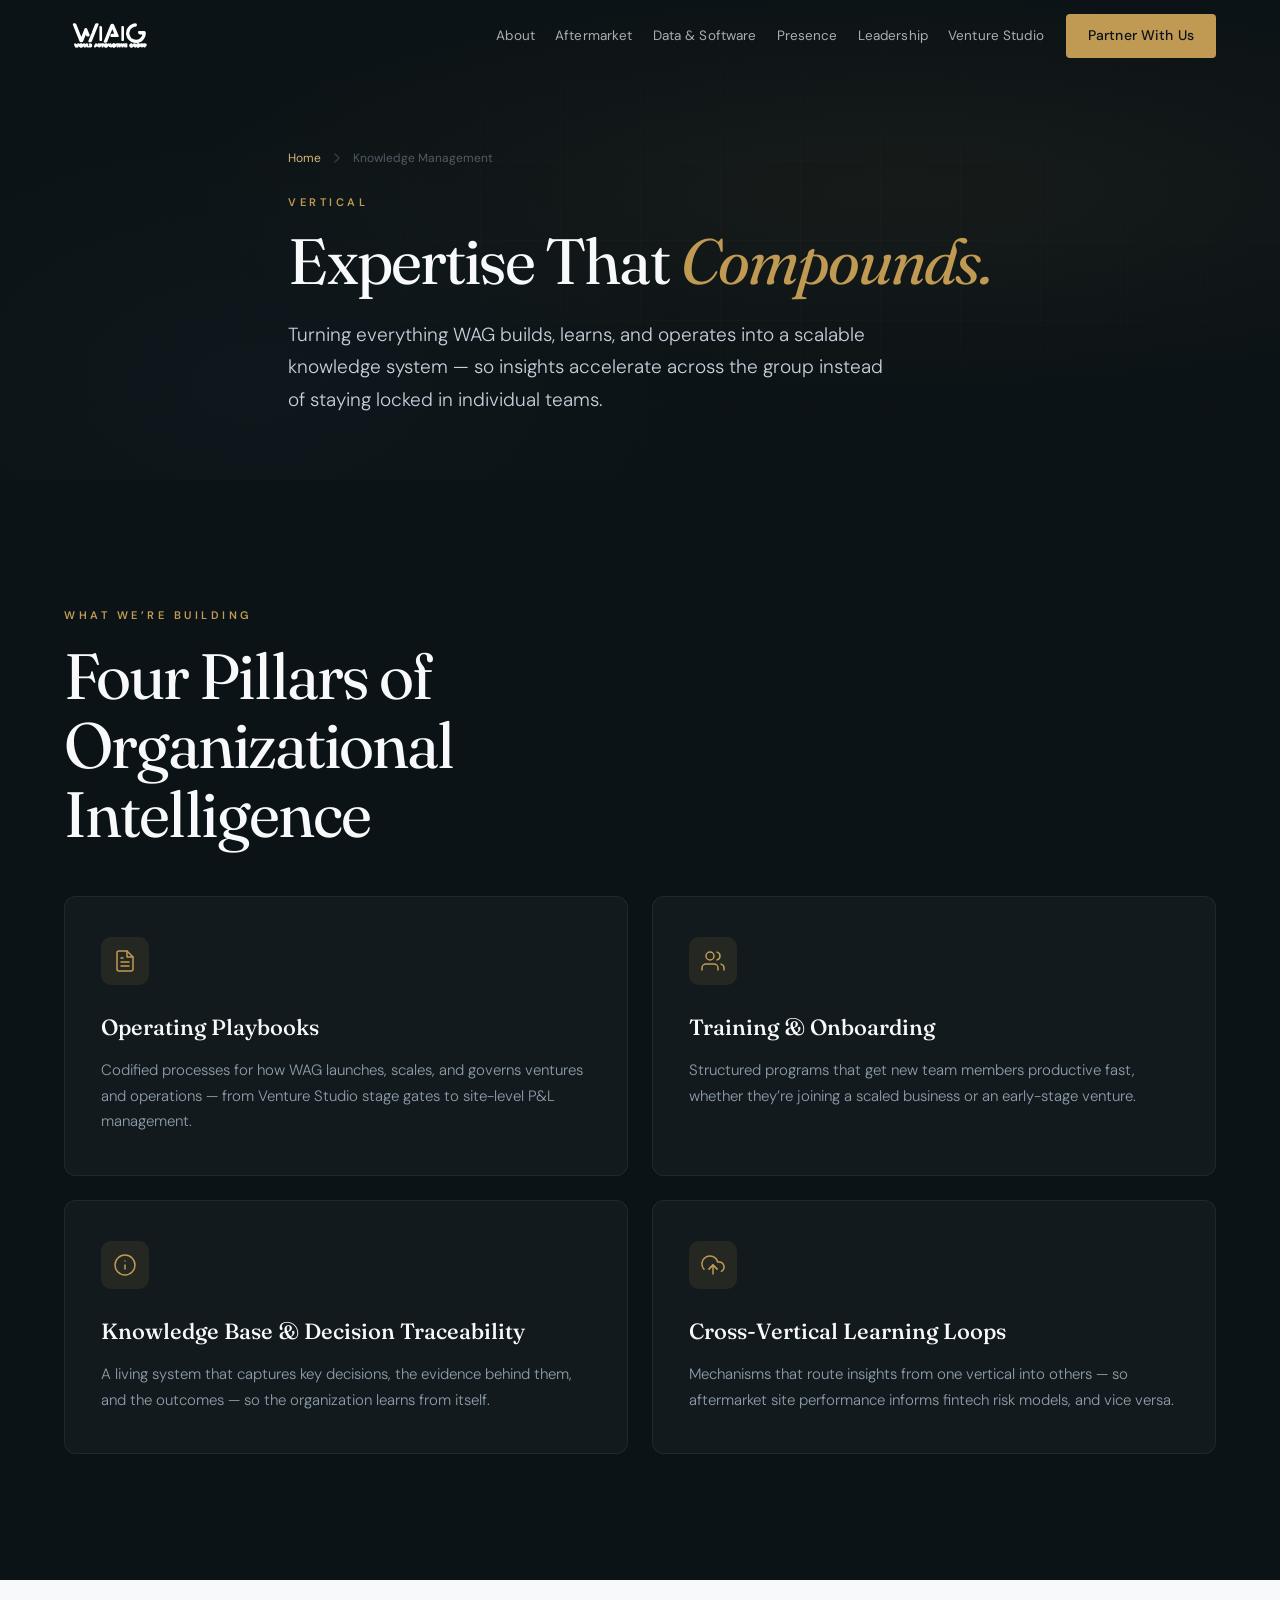
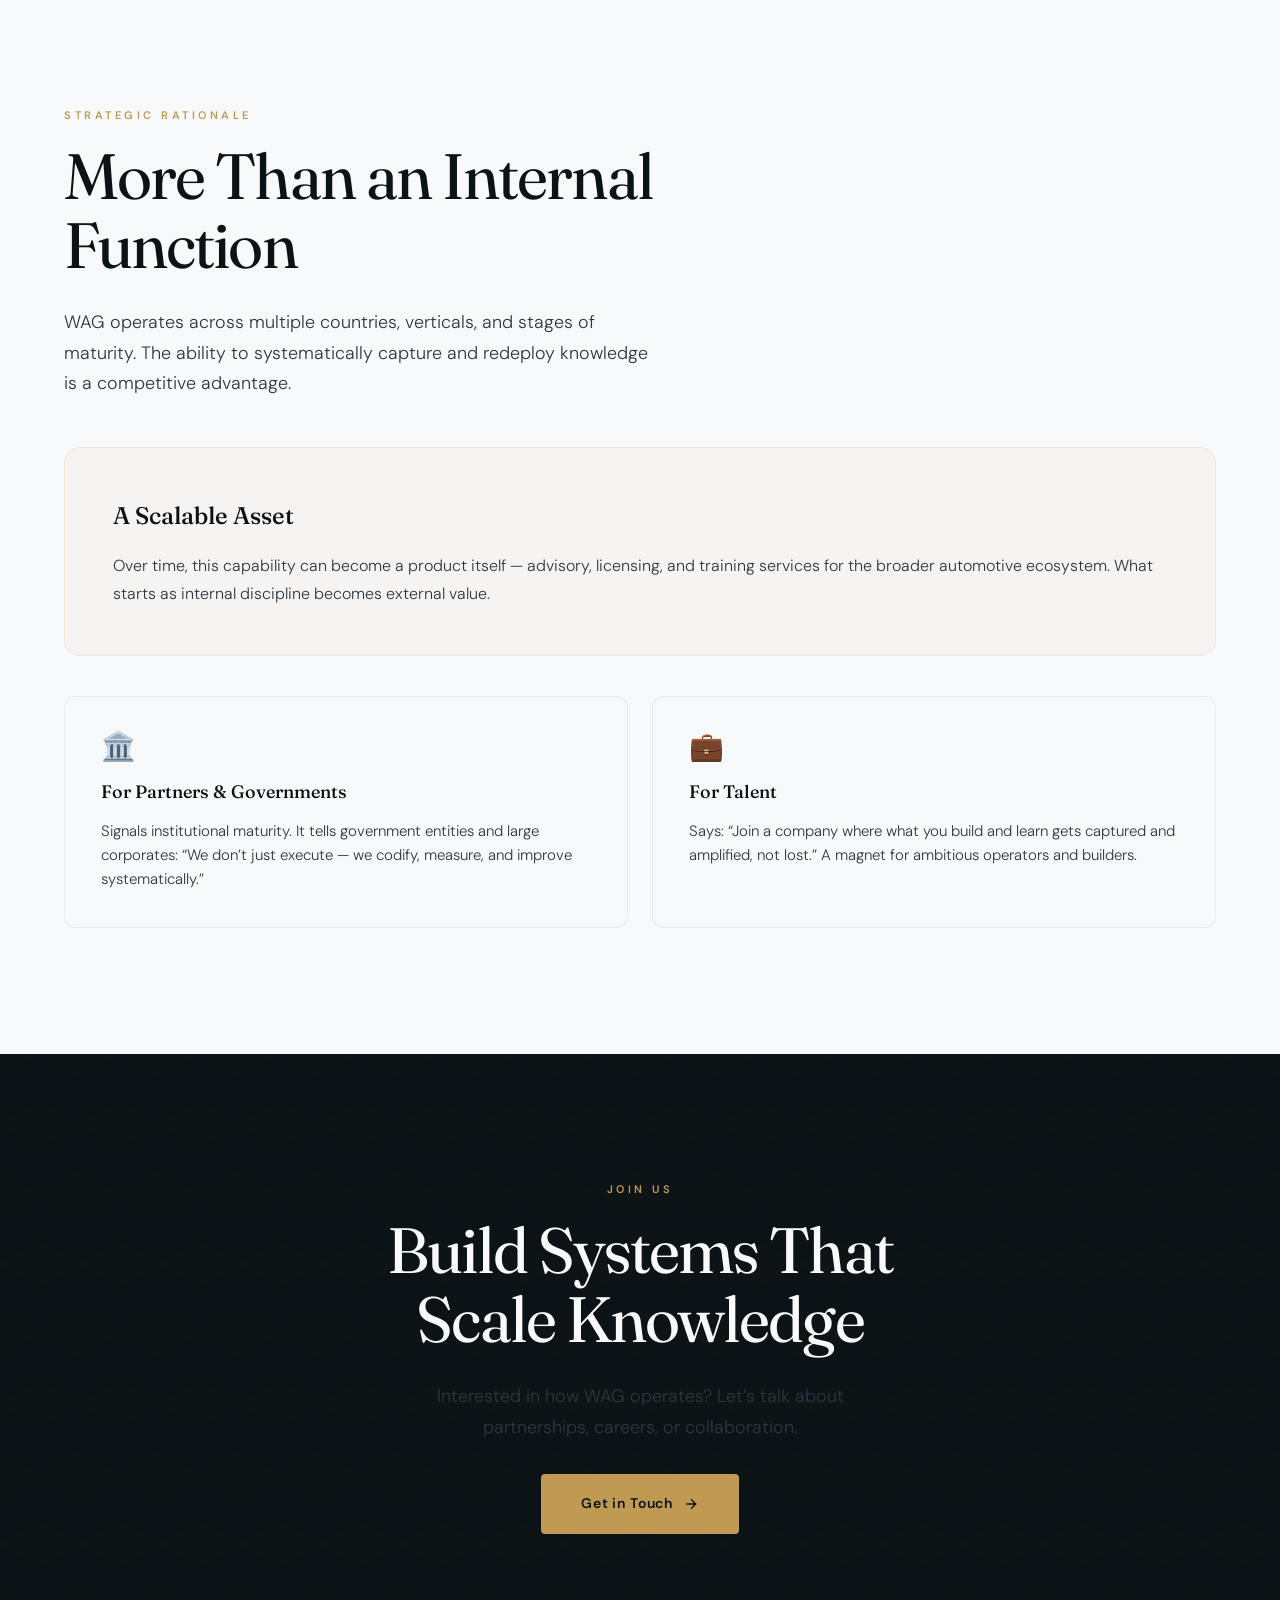
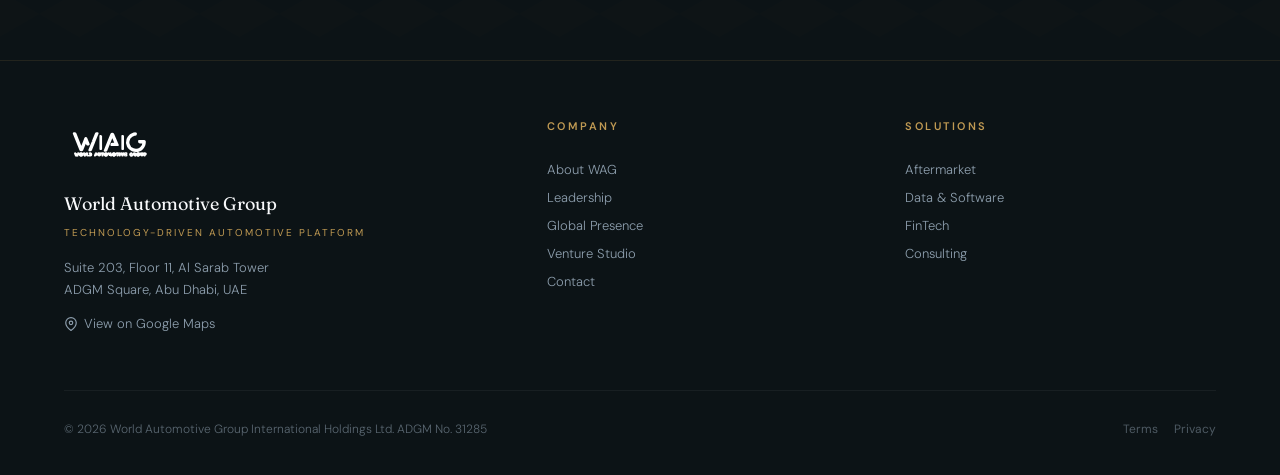
<file: knowledge-management.html>
<!DOCTYPE html>
<html lang="en">
<head>
  <meta charset="UTF-8">
  <link rel="icon" href="favicon.svg" type="image/svg+xml">
    <meta name="viewport" content="width=device-width, initial-scale=1.0">
  <title>Knowledge Management | World Automotive Group</title>
  <meta name="description" content="WAG turns everything it builds, learns, and operates into a scalable knowledge system — so expertise compounds across the group.">
  <link rel="preconnect" href="https://fonts.googleapis.com">
  <link rel="preconnect" href="https://fonts.gstatic.com" crossorigin>
  <link href="https://fonts.googleapis.com/css2?family=DM+Sans:ital,opsz,wght@0,9..40,300;0,9..40,400;0,9..40,500;0,9..40,600;1,9..40,300;1,9..40,400&family=Fraunces:ital,opsz,wght@0,9..144,300;0,9..144,400;0,9..144,500;0,9..144,600;0,9..144,700;1,9..144,300;1,9..144,400&display=swap" rel="stylesheet">
  <link rel="stylesheet" href="styles.css">
  <style>
  /* ═══════ KM-SPECIFIC STYLES ═══════ */
  .capability-grid {
    display: grid;
    grid-template-columns: repeat(2, 1fr);
    gap: 24px;
    margin-top: 48px;
  }
  .capability-card {
    background: rgba(255,255,255,0.03);
    border: 1px solid rgba(255,255,255,0.06);
    border-radius: 12px;
    padding: 40px 36px;
    transition: all 0.4s ease;
    position: relative;
    overflow: hidden;
  }
  .capability-card::before {
    content: '';
    position: absolute;
    top: 0;
    left: 0;
    width: 3px;
    height: 100%;
    background: var(--gold);
    opacity: 0;
    transition: opacity 0.4s;
  }
  .capability-card:hover {
    background: rgba(255,255,255,0.05);
    border-color: rgba(192,154,83,0.2);
    transform: translateY(-3px);
  }
  .capability-card:hover::before { opacity: 1; }

  .capability-icon {
    width: 48px;
    height: 48px;
    border-radius: 10px;
    background: rgba(192,154,83,0.1);
    display: flex;
    align-items: center;
    justify-content: center;
    color: var(--gold);
    margin-bottom: 24px;
  }
  .capability-card h3 {
    font-family: var(--font-display);
    font-size: 22px;
    font-weight: 500;
    color: var(--white);
    margin-bottom: 12px;
  }
  .capability-card p {
    font-size: 15px;
    color: var(--mist);
    font-weight: 300;
    line-height: 1.7;
  }

  .why-vertical {
    background: rgba(192,154,83,0.05);
    border: 1px solid rgba(192,154,83,0.15);
    border-radius: 16px;
    padding: 48px;
    margin-top: 48px;
  }
  .why-vertical h3 {
    font-family: var(--font-display);
    font-size: 24px;
    font-weight: 500;
    color: var(--coal);
    margin-bottom: 16px;
  }
  .why-vertical p {
    font-size: 16px;
    color: var(--slate);
    font-weight: 300;
    line-height: 1.7;
  }

  .audience-grid {
    display: grid;
    grid-template-columns: repeat(2, 1fr);
    gap: 24px;
    margin-top: 40px;
  }
  .audience-card {
    padding: 36px;
    border-radius: 12px;
    border: 1px solid rgba(0,0,0,0.06);
    background: var(--white);
  }
  .audience-card h4 {
    font-family: var(--font-display);
    font-size: 18px;
    font-weight: 500;
    color: var(--coal);
    margin-bottom: 12px;
  }
  .audience-card p {
    font-size: 15px;
    color: var(--slate);
    font-weight: 300;
    line-height: 1.6;
  }
  .audience-icon {
    font-size: 28px;
    margin-bottom: 16px;
    line-height: 1;
  }

  @media (max-width: 768px) {
    .capability-grid { grid-template-columns: 1fr; }
    .audience-grid { grid-template-columns: 1fr; }
    .why-vertical { padding: 28px; }
  }
  </style>
</head>
<body>

  <!-- Navigation -->
  <div class="scroll-progress" id="scrollProgress"></div>
  <nav class="nav scrolled" id="nav">
    <div class="nav-inner">
      <a href="index.html" class="nav-logo">
        <img src="wag-logo.svg" alt="World Automotive Group" class="nav-logo-img">
      </a>
      <button class="nav-toggle" id="navToggle"><span></span><span></span><span></span></button>
      <div class="nav-links" id="navLinks">
        <a href="about.html">About</a>
        <a href="aftermarket.html">Aftermarket</a>
        <a href="data-software.html">Data &amp; Software</a>
        <a href="presence.html">Presence</a>
        <a href="leadership.html">Leadership</a>
        <a href="venture-studio.html">Venture Studio</a>
        <a href="contact.html" class="nav-cta">Partner With Us</a>
      </div>
    </div>
  </nav>
  <div class="nav-overlay" id="navOverlay"></div>

  <!-- Page Hero -->
  <section class="page-hero">
    <div class="page-hero-grid"></div>
    <div class="container">
      <div class="page-hero-breadcrumb reveal">
        <a href="index.html">Home</a>
        <svg width="16" height="16" viewBox="0 0 24 24" fill="none" stroke="currentColor" stroke-width="2" stroke-linecap="round" stroke-linejoin="round"><polyline points="9 18 15 12 9 6"></polyline></svg>
        <span>Knowledge Management</span>
      </div>
      <span class="label reveal">VERTICAL</span>
      <h1 class="page-hero-heading reveal">Expertise That <em>Compounds.</em></h1>
      <p class="page-hero-sub reveal">Turning everything WAG builds, learns, and operates into a scalable knowledge system &mdash; so insights accelerate across the group instead of staying locked in individual teams.</p>
    </div>
  </section>

  <!-- Core Capabilities -->
  <section class="section-pad" style="background:var(--coal);">
    <div class="container">
      <span class="label reveal" style="color:var(--gold);">WHAT WE&rsquo;RE BUILDING</span>
      <h2 class="section-heading reveal" style="color:var(--white);max-width:600px;">Four Pillars of<br>Organizational Intelligence</h2>

      <div class="capability-grid">
        <div class="capability-card reveal">
          <div class="capability-icon">
            <svg width="24" height="24" viewBox="0 0 24 24" fill="none" stroke="currentColor" stroke-width="1.5" stroke-linecap="round" stroke-linejoin="round"><path d="M14 2H6a2 2 0 0 0-2 2v16a2 2 0 0 0 2 2h12a2 2 0 0 0 2-2V8z"/><polyline points="14 2 14 8 20 8"/><line x1="16" y1="13" x2="8" y2="13"/><line x1="16" y1="17" x2="8" y2="17"/><polyline points="10 9 9 9 8 9"/></svg>
          </div>
          <h3>Operating Playbooks</h3>
          <p>Codified processes for how WAG launches, scales, and governs ventures and operations &mdash; from Venture Studio stage gates to site-level P&amp;L management.</p>
        </div>
        <div class="capability-card reveal reveal-delay-1">
          <div class="capability-icon">
            <svg width="24" height="24" viewBox="0 0 24 24" fill="none" stroke="currentColor" stroke-width="1.5" stroke-linecap="round" stroke-linejoin="round"><path d="M17 21v-2a4 4 0 0 0-4-4H5a4 4 0 0 0-4 4v2"/><circle cx="9" cy="7" r="4"/><path d="M23 21v-2a4 4 0 0 0-3-3.87"/><path d="M16 3.13a4 4 0 0 1 0 7.75"/></svg>
          </div>
          <h3>Training &amp; Onboarding</h3>
          <p>Structured programs that get new team members productive fast, whether they&rsquo;re joining a scaled business or an early-stage venture.</p>
        </div>
        <div class="capability-card reveal">
          <div class="capability-icon">
            <svg width="24" height="24" viewBox="0 0 24 24" fill="none" stroke="currentColor" stroke-width="1.5" stroke-linecap="round" stroke-linejoin="round"><circle cx="12" cy="12" r="10"/><path d="M12 16v-4"/><path d="M12 8h.01"/></svg>
          </div>
          <h3>Knowledge Base &amp; Decision Traceability</h3>
          <p>A living system that captures key decisions, the evidence behind them, and the outcomes &mdash; so the organization learns from itself.</p>
        </div>
        <div class="capability-card reveal reveal-delay-1">
          <div class="capability-icon">
            <svg width="24" height="24" viewBox="0 0 24 24" fill="none" stroke="currentColor" stroke-width="1.5" stroke-linecap="round" stroke-linejoin="round"><polyline points="16 16 12 12 8 16"/><line x1="12" y1="12" x2="12" y2="21"/><path d="M20.39 18.39A5 5 0 0 0 18 9h-1.26A8 8 0 1 0 3 16.3"/><polyline points="16 16 12 12 8 16"/></svg>
          </div>
          <h3>Cross-Vertical Learning Loops</h3>
          <p>Mechanisms that route insights from one vertical into others &mdash; so aftermarket site performance informs fintech risk models, and vice versa.</p>
        </div>
      </div>
    </div>
  </section>

  <!-- Why It's a Vertical -->
  <section class="section-pad" style="background:var(--white);">
    <div class="container">
      <span class="label reveal">STRATEGIC RATIONALE</span>
      <h2 class="section-heading reveal" style="max-width:650px;">More Than an Internal Function</h2>
      <p class="section-subhead reveal" style="max-width:600px;">WAG operates across multiple countries, verticals, and stages of maturity. The ability to systematically capture and redeploy knowledge is a competitive advantage.</p>

      <div class="why-vertical reveal">
        <h3>A Scalable Asset</h3>
        <p>Over time, this capability can become a product itself &mdash; advisory, licensing, and training services for the broader automotive ecosystem. What starts as internal discipline becomes external value.</p>
      </div>

      <div class="audience-grid">
        <div class="audience-card reveal">
          <div class="audience-icon">&#x1F3DB;&#xFE0F;</div>
          <h4>For Partners &amp; Governments</h4>
          <p>Signals institutional maturity. It tells government entities and large corporates: &ldquo;We don&rsquo;t just execute &mdash; we codify, measure, and improve systematically.&rdquo;</p>
        </div>
        <div class="audience-card reveal reveal-delay-1">
          <div class="audience-icon">&#x1F4BC;</div>
          <h4>For Talent</h4>
          <p>Says: &ldquo;Join a company where what you build and learn gets captured and amplified, not lost.&rdquo; A magnet for ambitious operators and builders.</p>
        </div>
      </div>
    </div>
  </section>

  <!-- CTA -->
  <section class="section-pad" style="background:var(--coal);text-align:center;position:relative;overflow:hidden;">
    <div class="geo-pattern" style="opacity:0.4;"></div>
    <div class="container" style="position:relative;z-index:1;">
      <span class="label reveal">JOIN US</span>
      <h2 class="section-heading reveal" style="color:var(--white);max-width:600px;margin-left:auto;margin-right:auto;">
        Build Systems That<br>Scale Knowledge
      </h2>
      <p class="section-subhead reveal" style="max-width:500px;margin-left:auto;margin-right:auto;">
        Interested in how WAG operates? Let&rsquo;s talk about partnerships, careers, or collaboration.
      </p>
      <div class="reveal reveal-delay-1" style="margin-top:32px;">
        <a href="contact.html" class="btn-primary">Get in Touch <svg width="16" height="16" fill="none" stroke="currentColor" stroke-width="2" viewBox="0 0 24 24"><path d="M5 12h14m-7-7 7 7-7 7"/></svg></a>
      </div>
    </div>
  </section>

  <!-- Footer -->
<footer class="footer">
  <div class="container">
    <div class="footer-grid">
      <div>
        <img src="wag-logo.svg" alt="World Automotive Group" class="footer-logo-img">
        <div class="footer-brand-name">World Automotive Group</div>
        <div class="footer-brand-sub">Technology-Driven Automotive Platform</div>
        <div class="footer-address">
          Suite 203, Floor 11, Al Sarab Tower<br>ADGM Square, Abu Dhabi, UAE
        </div>
        <div class="footer-address">
          <a href="https://maps.google.com/?q=Al+Sarab+Tower+ADGM+Square+Abu+Dhabi" target="_blank" rel="noopener">
            <svg width="14" height="14" viewBox="0 0 24 24" fill="none" stroke="currentColor" stroke-width="2"><path d="M21 10c0 7-9 13-9 13s-9-6-9-13a9 9 0 0 1 18 0z"/><circle cx="12" cy="10" r="3"/></svg>
            View on Google Maps
          </a>
        </div>
      </div>
      <div class="footer-col">
        <div class="footer-col-title">Company</div>
        <a href="about.html">About WAG</a>
        <a href="leadership.html">Leadership</a>
        <a href="presence.html">Global Presence</a>
        <a href="venture-studio.html">Venture Studio</a>
        <a href="contact.html">Contact</a>
      </div>
      <div class="footer-col">
        <div class="footer-col-title">Solutions</div>
        <a href="aftermarket.html">Aftermarket</a>
        <a href="data-software.html">Data &amp; Software</a>
        <a href="fintech.html">FinTech</a>
        <a href="knowledge-management.html">Consulting</a>
      </div>
    </div>
    <div class="footer-bottom">
      <span class="footer-copy">&copy; 2026 World Automotive Group International Holdings Ltd. ADGM No. 31285</span>
      <span class="footer-legal-links">
        <a href="terms.html">Terms</a>
        <a href="privacy.html">Privacy</a>
      </span>
    </div>
  </div>
</footer>

  <script src="script.js"></script>
</body>
</html>
</file>
<file: styles.css>
/* ═══════════════════════════════════════════════════════════════
   WAG Corporate — Shared Design System
   Palette: Deep charcoal + desert gold + clean whites
   Tone: Institutional authority with Middle Eastern refinement
   ═══════════════════════════════════════════════════════════════ */

*, *::before, *::after { margin: 0; padding: 0; box-sizing: border-box; }

/* ═══════ SKIP LINK ═══════ */
.skip-link {
  position: absolute;
  top: -100%;
  left: 16px;
  z-index: 10000;
  padding: 12px 24px;
  background: var(--gold);
  color: var(--coal);
  font-size: 14px;
  font-weight: 600;
  border-radius: 0 0 6px 6px;
  text-decoration: none;
  transition: top 0.2s;
}
.skip-link:focus {
  top: 0;
}

:root {
  --coal: #0C1316;
  --coal-90: #151E23;
  --coal-80: #1E2A31;
  --slate: #2D3842;
  --mist: #8D9EAD;
  --silver: #C6CFDA;
  --pearl: #EAEDF1;
  --white: #F8F9FB;
  --gold: #C09A53;
  --gold-light: #D4B577;
  --gold-dark: #A07D3A;
  --accent: #4A8DB5;

  /* Semantic colors */
  --success: #3D8B6E;
  --error: #C45454;

  --font-display: 'Fraunces', Georgia, serif;
  --font-body: 'DM Sans', system-ui, sans-serif;

  --ease-out: cubic-bezier(0.16, 1, 0.3, 1);
  --ease-in-out: cubic-bezier(0.65, 0, 0.35, 1);

  /* Spacing scale */
  --space-xs: 4px;
  --space-sm: 8px;
  --space-md: 16px;
  --space-lg: 24px;
  --space-xl: 32px;
  --space-2xl: 48px;
  --space-3xl: 64px;
  --space-4xl: 96px;
}

html {
  scroll-behavior: smooth;
  font-size: 16px;
  -webkit-font-smoothing: antialiased;
  -moz-osx-font-smoothing: grayscale;
}

body {
  font-family: var(--font-body);
  color: var(--coal);
  background: var(--white);
  line-height: 1.7;
  overflow-x: hidden;
  animation: page-fade-in 0.5s ease-out;
}
@keyframes page-fade-in {
  from { opacity: 0; }
  to { opacity: 1; }
}

::selection { background: var(--gold); color: var(--white); }
img { max-width: 100%; display: block; }
a { color: inherit; text-decoration: none; }
ul { list-style: none; }

/* Body text links — visible and distinct from surrounding text */
p a, .leader-bio a, .footer-address a {
  color: var(--accent);
  text-decoration: underline;
  text-decoration-color: rgba(74, 141, 181, 0.3);
  text-underline-offset: 2px;
  transition: color 0.2s, text-decoration-color 0.2s;
}
p a:hover, .leader-bio a:hover {
  color: var(--gold);
  text-decoration-color: var(--gold);
}
/* Keep footer links styled as nav, not body text */
.footer-col a, .footer-legal-links a, .footer-address a {
  text-decoration: none;
}

/* ═══════ FOCUS VISIBLE ═══════ */
:focus-visible {
  outline: 2px solid var(--gold);
  outline-offset: 2px;
}
a:focus-visible, button:focus-visible, input:focus-visible, select:focus-visible, textarea:focus-visible {
  outline: 2px solid var(--gold);
  outline-offset: 2px;
}
.btn-primary:focus-visible {
  outline-color: var(--coal);
  box-shadow: 0 0 0 4px rgba(192, 154, 83, 0.4);
}

/* ═══════ REDUCED MOTION ═══════ */
@media (prefers-reduced-motion: reduce) {
  *, *::before, *::after {
    animation-duration: 0.01ms !important;
    animation-iteration-count: 1 !important;
    transition-duration: 0.01ms !important;
    scroll-behavior: auto !important;
  }
  .reveal, .reveal-left, .reveal-right, .reveal-scale {
    opacity: 1 !important;
    transform: none !important;
  }
}

/* ═══════ UTILITY ═══════ */
.container { max-width: 1280px; margin: 0 auto; padding: 0 clamp(24px, 5vw, 64px); }
.container-narrow { max-width: 900px; margin: 0 auto; padding: 0 clamp(24px, 5vw, 64px); }
.section-pad { padding: clamp(96px, 14vh, 200px) 0; }
.section-pad-sm { padding: clamp(56px, 10vh, 120px) 0; }

.gold-line { width: 56px; height: 3px; background: var(--gold); margin-bottom: 24px; }

.label {
  font-family: var(--font-body);
  font-size: 11px;
  letter-spacing: 3.5px;
  text-transform: uppercase;
  font-weight: 600;
  color: var(--gold);
  margin-bottom: 16px;
  display: block;
}

.section-heading {
  font-family: var(--font-display);
  font-size: clamp(36px, 5vw, 64px);
  font-weight: 400;
  line-height: 1.08;
  letter-spacing: -0.03em;
  margin-bottom: 28px;
}

.section-subhead {
  font-size: clamp(17px, 1.4vw, 20px);
  color: var(--slate);
  max-width: 640px;
  line-height: 1.7;
  font-weight: 300;
}

.text-gold { color: var(--gold); }
.text-white { color: var(--white); }
.bg-coal { background: var(--coal); }
.bg-pearl { background: var(--pearl); }
.bg-white { background: var(--white); }

/* ═══════ REVEAL ANIMATIONS ═══════ */
.reveal {
  opacity: 0;
  transform: translateY(32px);
  transition: opacity 0.9s var(--ease-out), transform 0.9s var(--ease-out);
}
.reveal.visible { opacity: 1; transform: translateY(0); }
.reveal-delay-1 { transition-delay: 0.1s; }
.reveal-delay-2 { transition-delay: 0.2s; }
.reveal-delay-3 { transition-delay: 0.3s; }
.reveal-delay-4 { transition-delay: 0.4s; }
.reveal-delay-5 { transition-delay: 0.5s; }
.reveal-delay-6 { transition-delay: 0.6s; }

/* Fade in from left/right */
.reveal-left { opacity: 0; transform: translateX(-40px); transition: opacity 0.9s var(--ease-out), transform 0.9s var(--ease-out); }
.reveal-right { opacity: 0; transform: translateX(40px); transition: opacity 0.9s var(--ease-out), transform 0.9s var(--ease-out); }
.reveal-left.visible, .reveal-right.visible { opacity: 1; transform: translateX(0); }

/* Scale in */
.reveal-scale { opacity: 0; transform: scale(0.92); transition: opacity 0.9s var(--ease-out), transform 0.9s var(--ease-out); }
.reveal-scale.visible { opacity: 1; transform: scale(1); }

/* ═══════ BUTTONS ═══════ */
.btn-primary {
  display: inline-flex;
  align-items: center;
  gap: 10px;
  padding: 18px 40px;
  background: var(--gold);
  color: var(--coal);
  font-size: 14px;
  font-weight: 600;
  letter-spacing: 0.06em;
  border-radius: 4px;
  transition: background 0.3s, transform 0.25s var(--ease-out), box-shadow 0.3s;
  border: none;
  cursor: pointer;
}
.btn-primary:hover {
  background: var(--gold-light);
  transform: translateY(-3px);
  box-shadow: 0 12px 32px rgba(192, 154, 83, 0.3);
}
.btn-primary:active {
  transform: translateY(0) scale(0.97);
  box-shadow: 0 4px 12px rgba(192, 154, 83, 0.2);
  transition-duration: 0.1s;
}
.btn-primary.btn-arrow { color: var(--coal); }

.btn-secondary {
  display: inline-flex;
  align-items: center;
  gap: 10px;
  padding: 16px 36px;
  border: 1px solid rgba(192, 154, 83, 0.3);
  color: var(--gold-light);
  font-size: 14px;
  font-weight: 500;
  letter-spacing: 0.04em;
  border-radius: 4px;
  transition: border-color 0.3s, color 0.3s, transform 0.2s;
  background: transparent;
  cursor: pointer;
}
.btn-secondary:hover {
  border-color: var(--gold);
  color: var(--white);
  transform: translateY(-2px);
}
.btn-secondary:active {
  transform: translateY(0) scale(0.97);
  transition-duration: 0.1s;
}

.btn-outline-dark {
  display: inline-flex;
  align-items: center;
  gap: 10px;
  padding: 14px 32px;
  border: 1px solid var(--pearl);
  color: var(--coal);
  font-size: 14px;
  font-weight: 500;
  border-radius: 4px;
  transition: border-color 0.3s, background 0.3s, transform 0.2s;
  background: transparent;
  cursor: pointer;
}
.btn-outline-dark:hover {
  border-color: var(--gold);
  background: rgba(192, 154, 83, 0.05);
  transform: translateY(-2px);
}
.btn-outline-dark:active {
  transform: translateY(0) scale(0.97);
  transition-duration: 0.1s;
}

.btn-arrow {
  display: inline-flex;
  align-items: center;
  gap: 8px;
  font-size: 14px;
  font-weight: 600;
  color: var(--gold);
  letter-spacing: 0.02em;
  transition: gap 0.35s var(--ease-out), color 0.3s;
}
.btn-arrow:hover { gap: 16px; color: var(--gold-light); }
.btn-arrow svg { transition: transform 0.3s; }
.btn-arrow:hover svg { transform: translateX(4px); }

/* ═══════ NAVIGATION ═══════ */
.nav {
  position: fixed;
  top: 0; left: 0; right: 0;
  z-index: 1000;
  padding: 0 clamp(24px, 5vw, 64px);
  transition: background 0.4s, box-shadow 0.4s;
}
.nav.scrolled {
  background: rgba(12, 19, 22, 0.97);
  box-shadow: 0 1px 0 rgba(192, 154, 83, 0.12);
  backdrop-filter: blur(20px);
  -webkit-backdrop-filter: blur(20px);
}
.nav-inner {
  max-width: 1280px;
  margin: 0 auto;
  display: flex;
  align-items: center;
  justify-content: space-between;
  height: 72px;
  transition: height 0.4s;
}
.nav.scrolled .nav-inner { height: 60px; }

.nav-logo { display: flex; align-items: center; gap: 14px; }
.nav-logo-img {
  height: 56px;
  width: auto;
  color: var(--gold-light);
  transition: opacity 0.3s, height 0.4s, filter 0.3s;
  padding: 0;
  border: none;
  border-radius: 0;
  box-sizing: content-box;
}
.nav-logo:hover .nav-logo-img {
  filter: brightness(1.15);
}
.nav.scrolled .nav-logo-img {
  height: 44px;
  padding: 0;
}
.nav-logo-text {
  font-family: var(--font-display);
  font-size: 16px;
  font-weight: 400;
  color: var(--white);
  letter-spacing: 0.08em;
  line-height: 1;
}
.nav-logo-sub {
  font-family: var(--font-body);
  font-size: 9px;
  letter-spacing: 2px;
  text-transform: uppercase;
  color: var(--gold);
  font-weight: 400;
  margin-top: 3px;
  display: block;
}
.footer-logo-img {
  height: 56px;
  width: auto;
  color: rgba(255,255,255,0.7);
  margin-bottom: 16px;
  transition: filter 0.3s, opacity 0.3s;
}
.footer-logo-img:hover {
  filter: brightness(1.2);
  opacity: 1;
}
.nav-links { display: flex; align-items: center; gap: 0; }
.nav-links a {
  font-size: 13.5px;
  font-weight: 400;
  color: rgba(255, 255, 255, 0.65);
  padding: 8px 10px;
  transition: color 0.3s;
  letter-spacing: 0.01em;
  position: relative;
  white-space: nowrap;
}
.nav-links a:hover, .nav-links a.active { color: var(--white); }
.nav-links a::after {
  content: '';
  position: absolute;
  bottom: 2px; left: 10px; right: 10px;
  height: 1px;
  background: var(--gold);
  transform: scaleX(0);
  transform-origin: right;
  transition: transform 0.4s var(--ease-out);
}
.nav-links a:hover::after, .nav-links a.active::after {
  transform: scaleX(1);
  transform-origin: left;
}

/* ═══════ NAV DROPDOWN ═══════ */
.nav-dropdown {
  position: relative;
}
.nav-dropdown-toggle {
  font-size: 13.5px;
  font-weight: 400;
  color: rgba(255, 255, 255, 0.65);
  padding: 8px 10px;
  transition: color 0.3s;
  letter-spacing: 0.01em;
  white-space: nowrap;
  cursor: pointer;
  display: flex;
  align-items: center;
  gap: 5px;
  background: none;
  border: none;
  font-family: inherit;
}
.nav-dropdown-toggle:hover,
.nav-dropdown.open .nav-dropdown-toggle { color: var(--white); }
.nav-dropdown-toggle svg {
  transition: transform 0.3s;
  opacity: 0.5;
}
.nav-dropdown.open .nav-dropdown-toggle svg {
  transform: rotate(180deg);
  opacity: 1;
}
.nav-dropdown-menu {
  position: absolute;
  top: calc(100% + 8px);
  left: 0;
  min-width: 220px;
  background: var(--coal);
  border: 1px solid rgba(192, 154, 83, 0.15);
  border-radius: 8px;
  padding: 8px 0;
  opacity: 0;
  visibility: hidden;
  transform: translateY(-8px);
  transition: opacity 0.3s, visibility 0.3s, transform 0.3s;
  box-shadow: 0 12px 40px rgba(0,0,0,0.4);
  z-index: 100;
}
.nav-dropdown.open .nav-dropdown-menu {
  opacity: 1;
  visibility: visible;
  transform: translateY(0);
}
.nav-links .nav-dropdown-menu a {
  display: block;
  padding: 10px 20px;
  font-size: 14px;
  color: rgba(255,255,255,0.6);
  transition: background 0.2s, color 0.2s;
  white-space: nowrap;
}
.nav-links .nav-dropdown-menu a:hover {
  background: rgba(192, 154, 83, 0.08);
  color: var(--white);
}
.nav-links .nav-dropdown-menu a::after { display: none; }

.nav-links a.nav-cta {
  margin-left: 12px;
  padding: 10px 22px;
  background: var(--gold);
  color: var(--coal);
  font-size: 14px;
  font-weight: 500;
  border-radius: 4px;
  transition: background 0.3s, transform 0.2s;
}
.nav-links a.nav-cta:hover { background: var(--gold-light); transform: translateY(-1px); }
.nav-links a.nav-cta::after { display: none; }

/* Mobile nav */
.nav-toggle { display: none; background: none; border: none; cursor: pointer; padding: 10px; min-width: 44px; min-height: 44px; }
.nav-toggle span { display: block; width: 24px; height: 2px; background: var(--white); margin: 5px 0; transition: transform 0.35s var(--ease-out), opacity 0.25s; transform-origin: center; }
.nav-toggle.open span:nth-child(1) { transform: translateY(7px) rotate(45deg); }
.nav-toggle.open span:nth-child(2) { opacity: 0; transform: scaleX(0); }
.nav-toggle.open span:nth-child(3) { transform: translateY(-7px) rotate(-45deg); }

.nav-overlay {
  display: none;
  position: fixed;
  inset: 0;
  background: rgba(0,0,0,0.5);
  z-index: 998;
  opacity: 0;
  transition: opacity 0.3s;
}
.nav-overlay.open { display: block; opacity: 1; }

@media (max-width: 1100px) {
  .nav-toggle { display: block; }
  .nav-links {
    position: fixed;
    top: 0; right: -100%;
    width: min(360px, 85vw);
    height: 100vh;
    background: var(--coal);
    flex-direction: column;
    justify-content: center;
    gap: 8px;
    padding: 64px 48px;
    transition: right 0.5s var(--ease-out);
    border-left: 1px solid rgba(192, 154, 83, 0.15);
    z-index: 999;
  }
  .nav-links.open { right: 0; }
  .nav-links a { font-size: 18px; padding: 12px 0; color: rgba(255,255,255,0.6); }
  .nav-links a.nav-cta { margin-left: 0; margin-top: 16px; text-align: center; display: block; }
  .nav-dropdown-toggle { font-size: 18px; padding: 12px 0; }
  .nav-dropdown-menu {
    position: static;
    opacity: 1;
    visibility: visible;
    transform: none;
    background: transparent;
    border: none;
    box-shadow: none;
    padding: 0 0 0 20px;
    min-width: auto;
    display: none;
  }
  .nav-dropdown.open .nav-dropdown-menu { display: block; }
  .nav-links .nav-dropdown-menu a { padding: 8px 0; font-size: 16px; }
}

/* ═══════ SCROLL PROGRESS ═══════ */
.scroll-progress {
  position: fixed;
  top: 0; left: 0;
  width: 100%;
  height: 2px;
  background: linear-gradient(90deg, var(--gold-dark), var(--gold), var(--gold-light));
  z-index: 1001;
  transform-origin: left;
  transform: scaleX(0);
  transition: transform 0.1s linear;
}

/* ═══════ PAGE HERO (reusable) ═══════ */
.page-hero {
  min-height: 480px;
  display: flex;
  align-items: flex-end;
  background: var(--coal);
  position: relative;
  overflow: hidden;
  padding-top: 72px;
}
.page-hero::before {
  content: '';
  position: absolute;
  inset: 0;
  background:
    radial-gradient(ellipse 80% 60% at 70% 40%, rgba(192, 154, 83, 0.06) 0%, transparent 70%),
    radial-gradient(ellipse 50% 80% at 20% 80%, rgba(58, 124, 165, 0.04) 0%, transparent 70%);
}
.page-hero-grid {
  position: absolute;
  inset: 0;
  background-image:
    linear-gradient(rgba(192, 154, 83, 0.03) 1px, transparent 1px),
    linear-gradient(90deg, rgba(192, 154, 83, 0.03) 1px, transparent 1px);
  background-size: 80px 80px;
  mask-image: radial-gradient(ellipse 70% 60% at 60% 50%, black, transparent);
}
.page-hero .container { position: relative; z-index: 1; padding-bottom: 64px; }
.page-hero .label { color: var(--gold); }
.page-hero-heading {
  font-family: var(--font-display);
  font-size: clamp(38px, 5vw, 72px);
  font-weight: 400;
  color: var(--white);
  line-height: 1.06;
  letter-spacing: -0.03em;
  margin-bottom: 24px;
  max-width: 820px;
}
.page-hero-heading em { font-style: italic; color: var(--gold); }
.page-hero-sub {
  font-size: clamp(16px, 1.6vw, 19px);
  color: var(--silver);
  line-height: 1.7;
  max-width: 600px;
  font-weight: 300;
}
.page-hero-breadcrumb {
  display: flex;
  align-items: center;
  gap: 8px;
  margin-bottom: 24px;
  font-size: 12px;
  color: var(--mist);
}
.page-hero-breadcrumb a { color: var(--gold-light); transition: color 0.3s; }
.page-hero-breadcrumb a:hover { color: var(--white); }
.page-hero-breadcrumb span { opacity: 0.5; }
.page-hero-breadcrumb svg { opacity: 0.3; }

/* ═══════ STAT GRID ═══════ */
.stat-grid {
  display: grid;
  gap: 1px;
  background: rgba(192, 154, 83, 0.1);
  border: 1px solid rgba(192, 154, 83, 0.1);
}
.stat-grid-4 { grid-template-columns: repeat(4, 1fr); }
.stat-grid-3 { grid-template-columns: repeat(3, 1fr); }
.stat-grid-5 { grid-template-columns: repeat(5, 1fr); }

.stat-cell { padding: 32px; background: var(--coal); }
.stat-cell.light { background: var(--white); }
.stat-num {
  font-family: var(--font-display);
  font-size: clamp(32px, 4vw, 56px);
  font-weight: 300;
  color: var(--gold);
  line-height: 1;
  margin-bottom: 10px;
}
.stat-label { font-size: 12px; color: var(--mist); font-weight: 400; line-height: 1.4; letter-spacing: 0.02em; }
.stat-cell.light .stat-label { color: var(--slate); }

@media (max-width: 768px) {
  .stat-grid-4, .stat-grid-5 { grid-template-columns: repeat(2, 1fr); }
  .stat-grid-3 { grid-template-columns: 1fr; }
  .stat-cell { padding: 24px 16px; }
}
@media (max-width: 380px) {
  .stat-grid-4, .stat-grid-5 { grid-template-columns: 1fr; }
}

/* ═══════ CARDS ═══════ */
.card {
  padding: clamp(28px, 3vw, 40px);
  border: 1px solid var(--pearl);
  border-radius: 8px;
  transition: border-color 0.4s, box-shadow 0.4s, transform 0.3s;
  position: relative;
  overflow: hidden;
}
.card:hover {
  border-color: var(--gold);
  box-shadow: 0 16px 48px rgba(0, 0, 0, 0.08);
  transform: translateY(-6px);
}
.card::before {
  content: '';
  position: absolute;
  top: 0; left: 0; right: 0;
  height: 3px;
  background: var(--gold);
  transform: scaleX(0);
  transform-origin: left;
  transition: transform 0.5s var(--ease-out);
}
.card:hover::before { transform: scaleX(1); }

.card-dark {
  background: rgba(255, 255, 255, 0.03);
  border-color: rgba(192, 154, 83, 0.12);
}
.card-dark:hover {
  border-color: rgba(192, 154, 83, 0.3);
  background: rgba(255, 255, 255, 0.05);
  box-shadow: 0 8px 32px rgba(0, 0, 0, 0.2);
}

.card-icon {
  width: 52px; height: 52px;
  background: var(--coal);
  color: var(--gold);
  border-radius: 10px;
  display: flex;
  align-items: center;
  justify-content: center;
  margin-bottom: 24px;
}
.card-icon.gold-bg { background: rgba(192, 154, 83, 0.1); }

/* ═══════ DECORATIVE ELEMENTS ═══════ */
.deco-line {
  width: 100%;
  height: 1px;
  background: linear-gradient(90deg, transparent, var(--gold), transparent);
  opacity: 0.2;
}

.deco-dots {
  display: grid;
  grid-template-columns: repeat(6, 4px);
  gap: 12px;
  opacity: 0.15;
}
.deco-dots span {
  width: 4px; height: 4px;
  background: var(--gold);
  border-radius: 50%;
}

.deco-corner {
  position: absolute;
  width: 60px; height: 60px;
  border: 1px solid rgba(192, 154, 83, 0.15);
}
.deco-corner-tl { top: 0; left: 0; border-right: none; border-bottom: none; }
.deco-corner-tr { top: 0; right: 0; border-left: none; border-bottom: none; }
.deco-corner-bl { bottom: 0; left: 0; border-right: none; border-top: none; }
.deco-corner-br { bottom: 0; right: 0; border-left: none; border-top: none; }

.deco-glow {
  position: absolute;
  width: 400px; height: 400px;
  border-radius: 50%;
  background: radial-gradient(circle, rgba(192, 154, 83, 0.08), transparent 70%);
  pointer-events: none;
}

/* Geometric pattern overlay */
.geo-pattern {
  position: absolute;
  inset: 0;
  background-image:
    linear-gradient(30deg, rgba(192, 154, 83, 0.03) 12%, transparent 12.5%, transparent 87%, rgba(192, 154, 83, 0.03) 87.5%),
    linear-gradient(150deg, rgba(192, 154, 83, 0.03) 12%, transparent 12.5%, transparent 87%, rgba(192, 154, 83, 0.03) 87.5%),
    linear-gradient(30deg, rgba(192, 154, 83, 0.03) 12%, transparent 12.5%, transparent 87%, rgba(192, 154, 83, 0.03) 87.5%),
    linear-gradient(150deg, rgba(192, 154, 83, 0.03) 12%, transparent 12.5%, transparent 87%, rgba(192, 154, 83, 0.03) 87.5%);
  background-size: 80px 140px;
  background-position: 0 0, 0 0, 40px 70px, 40px 70px;
  pointer-events: none;
}

/* ═══════ LEADER CARDS ═══════ */
.leader-card {
  text-align: center;
  padding: 36px 24px;
  border: 1px solid var(--pearl);
  border-radius: 8px;
  transition: border-color 0.3s, transform 0.3s, box-shadow 0.3s;
}
.leader-card:hover {
  border-color: var(--gold);
  transform: translateY(-6px);
  box-shadow: 0 16px 48px rgba(0, 0, 0, 0.08);
}
.leader-photo {
  width: 100px; height: 100px;
  border-radius: 50%;
  margin: 0 auto 20px;
  object-fit: cover;
  border: 2px solid var(--pearl);
  transition: border-color 0.3s;
  background: var(--pearl);
}
.leader-card:hover .leader-photo { border-color: var(--gold); box-shadow: 0 0 0 4px rgba(192, 154, 83, 0.15); }
.leader-name { font-family: var(--font-display); font-size: 22px; font-weight: 500; color: var(--coal); margin-bottom: 6px; letter-spacing: -0.01em; }
.leader-title { font-size: 12px; color: var(--gold-dark); font-weight: 600; margin-bottom: 14px; letter-spacing: 0.06em; text-transform: uppercase; }
.leader-bio { font-size: 13px; color: var(--slate); font-weight: 300; line-height: 1.6; }

/* ═══════ FOOTER ═══════ */
.footer {
  background: var(--coal);
  border-top: 1px solid rgba(192, 154, 83, 0.12);
  padding: 56px 0 36px;
}
.footer-grid {
  display: grid;
  grid-template-columns: 1.4fr 1fr 1fr;
  gap: 48px;
  margin-bottom: 40px;
}
@media (max-width: 768px) {
  .footer-grid { grid-template-columns: 1fr; gap: 32px; }
  .footer-col a { padding: 6px 0; }
}
.footer-brand-name {
  font-family: var(--font-display);
  font-size: 18px;
  color: var(--white);
  margin-bottom: 4px;
}
.footer-brand-sub {
  font-size: 10px;
  text-transform: uppercase;
  letter-spacing: 2px;
  color: var(--gold);
  margin-bottom: 16px;
}
.footer-brand-desc { font-size: 13px; color: var(--mist); font-weight: 300; line-height: 1.7; max-width: 320px; }
.footer-col-title {
  font-size: 11px;
  text-transform: uppercase;
  letter-spacing: 2.5px;
  color: var(--gold);
  font-weight: 600;
  margin-bottom: 20px;
}
.footer-col a {
  display: block;
  font-size: 13px;
  color: var(--mist);
  font-weight: 300;
  padding: 3px 0;
  transition: color 0.3s;
}
.footer-col a:hover { color: var(--white); }
.footer-address {
  font-size: 13px;
  color: var(--mist);
  font-weight: 300;
  line-height: 1.7;
  margin-bottom: 12px;
}
.footer-address a {
  color: var(--mist);
  text-decoration: none;
  display: inline-flex;
  align-items: center;
  gap: 6px;
  transition: color 0.3s;
}
.footer-address a:hover { color: var(--gold); }
.footer-bottom {
  display: flex;
  justify-content: space-between;
  align-items: center;
  flex-wrap: wrap;
  gap: 12px;
  padding-top: 28px;
  border-top: 1px solid rgba(255, 255, 255, 0.05);
}
.footer-copy { font-size: 12px; color: var(--mist); font-weight: 300; opacity: 0.6; }
.footer-legal { font-size: 12px; color: var(--mist); font-weight: 300; opacity: 0.4; }
.footer-legal-links { display: flex; gap: 16px; flex-wrap: wrap; }
.footer-legal-links a { font-size: 12px; color: var(--mist); text-decoration: none; opacity: 0.5; transition: all 0.3s; }
.footer-legal-links a:hover { color: var(--gold); opacity: 1; }

/* ═══════ MISC ═══════ */
.two-col { display: grid; grid-template-columns: 1fr 1fr; gap: clamp(32px, 5vw, 80px); align-items: start; }
.three-col { display: grid; grid-template-columns: repeat(3, 1fr); gap: clamp(20px, 3vw, 32px); }
.four-col { display: grid; grid-template-columns: repeat(4, 1fr); gap: clamp(20px, 3vw, 32px); }

/* Vertical cards */
.vertical-card {
  display: flex;
  flex-direction: column;
  background: var(--white);
  border: 1px solid var(--pearl);
  border-radius: 12px;
  padding: 32px 28px;
  transition: border-color 0.3s, transform 0.3s, box-shadow 0.3s;
  color: inherit;
}
.vertical-card:hover {
  border-color: var(--gold);
  transform: translateY(-8px);
  box-shadow: 0 20px 56px rgba(0,0,0,0.08);
}
.vertical-icon {
  width: 48px; height: 48px;
  background: var(--coal);
  border-radius: 10px;
  display: flex;
  align-items: center;
  justify-content: center;
  margin-bottom: 20px;
  transition: transform 0.35s var(--ease-out), background 0.3s;
}
.vertical-card:hover .vertical-icon {
  transform: scale(1.08);
  background: var(--coal-80);
}
.vertical-title {
  font-family: var(--font-display);
  font-size: 22px;
  font-weight: 500;
  color: var(--coal);
  margin-bottom: 12px;
  letter-spacing: -0.01em;
}
.vertical-desc {
  font-size: 14px;
  color: var(--slate);
  font-weight: 300;
  line-height: 1.65;
  margin-bottom: 20px;
  flex: 1;
}
.vertical-tags {
  display: flex;
  flex-wrap: wrap;
  gap: 8px;
  margin-bottom: 20px;
}
.vertical-tags .tag-badge {
  display: inline-flex;
  align-items: center;
  gap: 6px;
  padding: 6px 14px;
  background: var(--coal);
  color: var(--white);
  font-size: 11px;
  font-weight: 600;
  letter-spacing: 0.06em;
  border-radius: 20px;
  text-transform: uppercase;
}
.vertical-tags .tag-badge.tag-gold {
  background: rgba(192, 154, 83, 0.12);
  color: var(--gold-dark);
}
.vertical-logos {
  display: flex;
  align-items: center;
  gap: 12px;
  flex-wrap: wrap;
  margin-bottom: 20px;
  opacity: 0.65;
  transition: opacity 0.3s;
}
.vertical-card:hover .vertical-logos { opacity: 1; }

@media (max-width: 900px) {
  .two-col { grid-template-columns: 1fr; }
  .three-col { grid-template-columns: repeat(2, 1fr); }
  .page-hero { min-height: 360px; }
  .page-hero .container { padding-bottom: 48px; }
}
@media (max-width: 768px) {
  .four-col { grid-template-columns: repeat(2, 1fr); }
  .proof-strip { grid-template-columns: repeat(2, 1fr); }
}
@media (max-width: 600px) {
  .three-col { grid-template-columns: 1fr; }
  .page-hero { min-height: auto; padding-bottom: 0; }
}
@media (max-width: 480px) {
  .four-col { grid-template-columns: 1fr; }
  .proof-strip { grid-template-columns: 1fr; }
  .footer-copy { font-size: 11px; }
  .hero-btns { flex-direction: column; }
  .hero-btns .btn-primary,
  .hero-btns .btn-secondary { width: 100%; justify-content: center; }
}

/* Number counter animation */
.counter { display: inline-block; }

/* Divider with label */
.labeled-divider {
  display: flex;
  align-items: center;
  gap: 20px;
  margin: 48px 0;
}
.labeled-divider::before, .labeled-divider::after {
  content: '';
  flex: 1;
  height: 1px;
  background: rgba(192, 154, 83, 0.15);
}
.labeled-divider span {
  font-size: 11px;
  letter-spacing: 2px;
  text-transform: uppercase;
  color: var(--gold);
  font-weight: 500;
  white-space: nowrap;
}

/* Icon list */
.icon-list { display: flex; flex-direction: column; gap: 16px; }
.icon-list-item {
  display: flex;
  align-items: flex-start;
  gap: 16px;
  font-size: 15px;
  color: var(--slate);
  font-weight: 300;
  line-height: 1.6;
}
.icon-list-item .il-icon {
  width: 32px; height: 32px;
  border-radius: 6px;
  background: rgba(192, 154, 83, 0.1);
  display: flex;
  align-items: center;
  justify-content: center;
  flex-shrink: 0;
  margin-top: 2px;
}

/* Tags */
.tag {
  display: inline-block;
  font-size: 12px;
  padding: 5px 14px;
  background: var(--pearl);
  border-radius: 100px;
  color: var(--slate);
  font-weight: 500;
}
.tag-dark {
  background: rgba(192, 154, 83, 0.1);
  color: var(--gold-light);
}

/* Proof strip */
.proof-strip {
  display: grid;
  grid-template-columns: repeat(auto-fit, minmax(180px, 1fr));
  gap: 1px;
  background: var(--gold);
  border-radius: 6px;
  overflow: hidden;
}
.proof-item { background: var(--coal); padding: 32px 24px; text-align: center; }
.proof-num { font-family: var(--font-display); font-size: clamp(36px, 4vw, 48px); font-weight: 300; color: var(--gold); line-height: 1; margin-bottom: 8px; }
.proof-label { font-size: 11px; color: var(--mist); font-weight: 400; line-height: 1.4; letter-spacing: 0.03em; text-transform: uppercase; }

/* Feature grid */
.feature-grid { display: grid; grid-template-columns: repeat(2, 1fr); gap: 24px; }
@media (max-width: 768px) { .feature-grid { grid-template-columns: 1fr; } }

.feature-item {
  display: flex;
  gap: 16px;
  padding: 24px;
  border-radius: 8px;
  transition: background 0.3s;
}
.feature-item:hover { background: rgba(192, 154, 83, 0.03); }
.feature-icon {
  width: 44px; height: 44px;
  border-radius: 8px;
  display: flex;
  align-items: center;
  justify-content: center;
  flex-shrink: 0;
}
.feature-icon.dark { background: rgba(255, 255, 255, 0.05); }
.feature-icon.light { background: rgba(192, 154, 83, 0.08); }
.feature-title { font-size: 15px; font-weight: 600; color: var(--coal); margin-bottom: 4px; }
.feature-desc { font-size: 14px; color: var(--slate); font-weight: 300; line-height: 1.6; }

/* ═══════ LAYOUT REFINEMENTS ═══════ */

/* Stats strip — breathing room around the proof bar */
.stats-strip { padding: clamp(32px, 5vh, 56px) 0; }

/* Verticals grid — 2x2 for more generous card spacing */
.verticals-grid {
  display: grid;
  grid-template-columns: repeat(2, 1fr);
  gap: clamp(20px, 3vw, 32px);
}
.verticals-grid .vertical-card.featured {
  border-color: rgba(192, 154, 83, 0.25);
}
.verticals-grid .vertical-card.featured .vertical-icon {
  background: rgba(192, 154, 83, 0.12);
}
@media (max-width: 600px) {
  .verticals-grid { grid-template-columns: 1fr; }
}

/* Section header — left-aligned variant to break centered monotony */
.section-header-left { margin-bottom: clamp(40px, 6vw, 64px); }
.section-header-left .section-subhead { margin-bottom: 0; }

/* Section header — centered variant with tighter bottom margin */
.section-header-center {
  text-align: center;
  margin-bottom: clamp(40px, 6vw, 64px);
}
.section-header-center .section-subhead { margin: 0 auto; }

/* Venture studio mini-stats */
.mini-stats {
  display: grid;
  grid-template-columns: 1fr 1fr;
  gap: clamp(16px, 2vw, 20px);
}
.mini-stat {
  padding: clamp(24px, 3vw, 32px);
  border: 1px solid var(--pearl);
  border-radius: 8px;
}
.mini-stat-num {
  font-family: var(--font-display);
  font-size: clamp(24px, 3vw, 32px);
  color: var(--gold);
  margin-bottom: var(--space-xs);
}
.mini-stat-label {
  font-size: 13px;
  color: var(--slate);
  font-weight: 300;
}

/* CTA section — more vertical breathing room */
.section-footer-action {
  text-align: center;
  margin-top: clamp(32px, 5vw, 48px);
}
</file>
